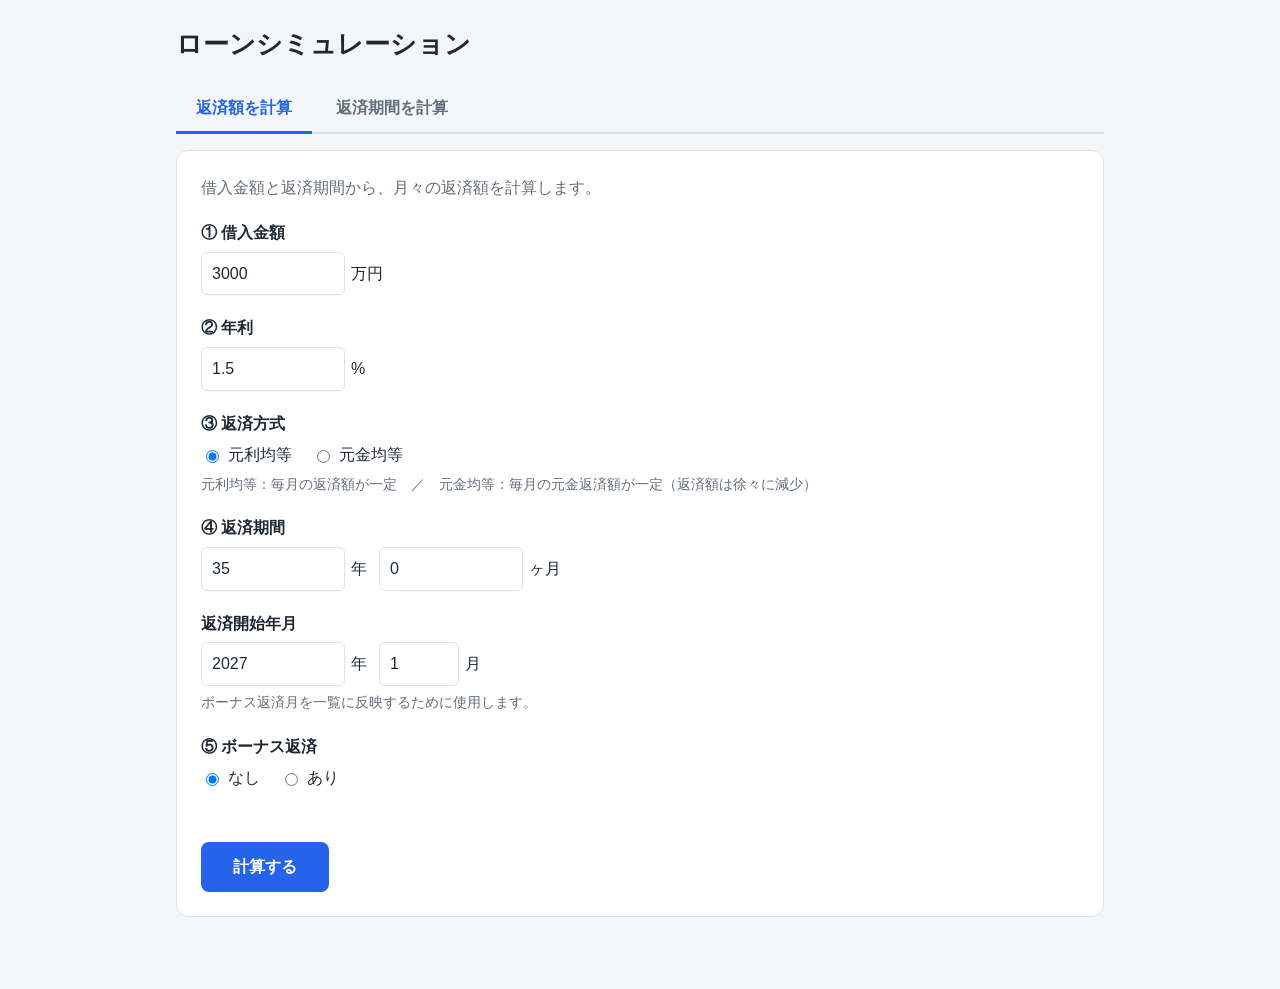
<file: index.html>
<!DOCTYPE html>
<html lang="ja">
<head>
  <meta charset="UTF-8">
  <meta name="viewport" content="width=device-width, initial-scale=1">
  <title>ローンシミュレーション</title>
  <link rel="stylesheet" href="style.css">
</head>
<body>
  <main class="container">
    <h1>ローンシミュレーション</h1>

    <div class="tabs" role="tablist" aria-label="計算の種類">
      <button type="button" class="tab" role="tab" data-tab="forward" aria-selected="true">返済額を計算</button>
      <button type="button" class="tab" role="tab" data-tab="reverse" aria-selected="false">返済期間を計算</button>
    </div>

    <form id="loan-form" class="card tab-panel" role="tabpanel" novalidate>
      <p class="mode-desc" data-mode="forward">借入金額と返済期間から、月々の返済額を計算します。</p>
      <p class="mode-desc" data-mode="reverse" hidden>借入金額と月々の返済額から、返済にかかる期間（月数）を計算します。</p>

      <div class="field">
        <label for="amount">① 借入金額</label>
        <div class="input-unit">
          <input type="number" id="amount" min="1" step="1" value="3000" inputmode="numeric">
          <span>万円</span>
        </div>
      </div>

      <div class="field">
        <label for="rate">② 年利</label>
        <div class="input-unit">
          <input type="number" id="rate" min="0" max="20" step="0.001" value="1.5" inputmode="decimal">
          <span>%</span>
        </div>
      </div>

      <fieldset class="field">
        <legend>③ 返済方式</legend>
        <div class="choices">
          <label class="choice"><input type="radio" name="method" value="equal-payment" checked> 元利均等</label>
          <label class="choice"><input type="radio" name="method" value="equal-principal"> 元金均等</label>
        </div>
        <p class="hint">元利均等：毎月の返済額が一定　／　元金均等：毎月の元金返済額が一定（返済額は徐々に減少）</p>
        <p class="hint" data-mode="reverse" hidden>元金均等の場合は、入力した月々の返済額を「初回の返済額」として計算します。</p>
      </fieldset>

      <fieldset class="field" data-mode="forward">
        <legend>④ 返済期間</legend>
        <div class="input-row">
          <div class="input-unit">
            <input type="number" id="years" min="0" max="50" step="1" value="35" inputmode="numeric">
            <span>年</span>
          </div>
          <div class="input-unit">
            <input type="number" id="months" min="0" max="11" step="1" value="0" inputmode="numeric">
            <span>ヶ月</span>
          </div>
        </div>
      </fieldset>

      <div class="field" data-mode="reverse" hidden>
        <label for="monthly-payment">④ 月々の返済額</label>
        <div class="input-unit">
          <input type="text" id="monthly-payment" class="yen" value="100,000" inputmode="numeric" autocomplete="off">
          <span>円</span>
        </div>
      </div>

      <fieldset class="field">
        <legend>返済開始年月</legend>
        <div class="input-row">
          <div class="input-unit">
            <input type="number" id="start-year" min="1900" max="2200" step="1" inputmode="numeric">
            <span>年</span>
          </div>
          <div class="input-unit">
            <input type="number" id="start-month" class="short" min="1" max="12" step="1" inputmode="numeric">
            <span>月</span>
          </div>
        </div>
        <p class="hint">ボーナス返済月を一覧に反映するために使用します。</p>
      </fieldset>

      <fieldset class="field">
        <legend>⑤ ボーナス返済</legend>
        <div class="choices">
          <label class="choice"><input type="radio" name="bonus" value="no" checked> なし</label>
          <label class="choice"><input type="radio" name="bonus" value="yes"> あり</label>
        </div>

        <div id="bonus-detail" class="bonus-detail" hidden>
          <div class="field" data-mode="forward">
            <label for="bonus-amount">借入金額のうちボーナス返済分</label>
            <div class="input-unit">
              <input type="text" id="bonus-amount" class="yen" value="5,000,000" inputmode="numeric" autocomplete="off">
              <span>円</span>
            </div>
          </div>
          <div class="field" data-mode="reverse" hidden>
            <label for="bonus-payment">ボーナス1回あたりの返済額</label>
            <div class="input-unit">
              <input type="text" id="bonus-payment" class="yen" value="100,000" inputmode="numeric" autocomplete="off">
              <span>円</span>
            </div>
            <p class="hint">ボーナス月に、月々の返済額へ上乗せして返済する金額です。</p>
          </div>
          <p class="sub-label">ボーナス返済月（年4回まで）</p>
          <div id="bonus-months" class="month-grid"></div>
        </div>
      </fieldset>

      <p id="error" class="error" role="alert"></p>
      <button type="submit" class="submit">計算する</button>
    </form>

    <section id="result" class="card" hidden>
      <h2>計算結果</h2>
      <dl id="summary" class="summary"></dl>

      <div class="table-wrap">
        <table>
          <thead>
            <tr>
              <th>回数</th>
              <th>返済年月</th>
              <th>区分</th>
              <th>返済額</th>
              <th>うち元金</th>
              <th>うち利息</th>
              <th>借入残高</th>
            </tr>
          </thead>
          <tbody id="schedule-body"></tbody>
        </table>
      </div>
      <p id="result-note" class="hint"></p>
    </section>
  </main>

  <script src="script.js"></script>
</body>
</html>
</file>
<file: style.css>
:root {
  --bg: #f4f6f9;
  --card: #ffffff;
  --text: #1f2933;
  --muted: #616e7c;
  --border: #d9e2ec;
  --accent: #2563eb;
  --accent-hover: #1d4ed8;
  --bonus-row: #fff7e6;
  --error: #c81e1e;
  --head-bg: #eef2f7;
}

@media (prefers-color-scheme: dark) {
  :root {
    --bg: #12161c;
    --card: #1c222b;
    --text: #e4e7eb;
    --muted: #9aa5b1;
    --border: #323f4b;
    --accent: #3b82f6;
    --accent-hover: #60a5fa;
    --bonus-row: #3a2f17;
    --error: #f87171;
    --head-bg: #252d38;
  }
}

* {
  box-sizing: border-box;
}

body {
  margin: 0;
  background: var(--bg);
  color: var(--text);
  font-family: "Hiragino Sans", "Yu Gothic UI", "Meiryo", sans-serif;
  line-height: 1.6;
}

.container {
  max-width: 960px;
  margin: 0 auto;
  padding: 24px 16px 48px;
}

[hidden] {
  display: none !important;
}

h1 {
  font-size: 1.6rem;
  margin: 0 0 20px;
}

.tabs {
  display: flex;
  gap: 4px;
  border-bottom: 2px solid var(--border);
  margin-bottom: 16px;
}

.tab {
  font: inherit;
  font-weight: bold;
  color: var(--muted);
  background: none;
  border: none;
  border-bottom: 3px solid transparent;
  margin-bottom: -2px;
  padding: 10px 20px;
  cursor: pointer;
}

.tab:hover {
  color: var(--text);
}

.tab[aria-selected="true"] {
  color: var(--accent);
  border-bottom-color: var(--accent);
}

.mode-desc {
  margin: 0 0 20px;
  color: var(--muted);
}

h2 {
  font-size: 1.25rem;
  margin: 0 0 16px;
}

.card {
  background: var(--card);
  border: 1px solid var(--border);
  border-radius: 12px;
  padding: 24px;
  margin-bottom: 24px;
}

fieldset {
  border: none;
  margin: 0;
  padding: 0;
}

.field {
  margin-bottom: 20px;
}

.field > label,
legend {
  display: block;
  font-weight: bold;
  margin-bottom: 6px;
  padding: 0;
}

.input-row {
  display: flex;
  flex-wrap: wrap;
  gap: 12px;
}

.input-unit {
  display: inline-flex;
  align-items: center;
  gap: 6px;
}

input[type="number"],
input[type="text"] {
  font: inherit;
  color: var(--text);
  background: var(--card);
  border: 1px solid var(--border);
  border-radius: 6px;
  padding: 8px 10px;
  width: 9em;
}

input.short {
  width: 5em;
}

input.yen {
  width: 11em;
  text-align: right;
}

input[type="number"]:focus,
input[type="text"]:focus {
  outline: 2px solid var(--accent);
  outline-offset: 1px;
}

.choices {
  display: flex;
  flex-wrap: wrap;
  gap: 20px;
}

.choice {
  display: inline-flex;
  align-items: center;
  gap: 6px;
  cursor: pointer;
}

.hint {
  color: var(--muted);
  font-size: 0.85rem;
  margin: 6px 0 0;
}

.bonus-detail {
  margin-top: 16px;
  padding: 16px;
  border: 1px dashed var(--border);
  border-radius: 8px;
}

.sub-label {
  font-weight: bold;
  margin: 0 0 8px;
}

.month-grid {
  display: grid;
  grid-template-columns: repeat(6, minmax(0, 1fr));
  gap: 8px;
}

.month-grid label {
  display: flex;
  align-items: center;
  justify-content: center;
  gap: 4px;
  border: 1px solid var(--border);
  border-radius: 6px;
  padding: 6px 0;
  cursor: pointer;
}

.month-grid label:has(input:checked) {
  border-color: var(--accent);
  font-weight: bold;
}

.month-grid label:has(input:disabled) {
  opacity: 0.45;
  cursor: not-allowed;
}

.error {
  color: var(--error);
  min-height: 1.2em;
  margin: 0 0 12px;
}

.submit {
  font: inherit;
  font-weight: bold;
  color: #fff;
  background: var(--accent);
  border: none;
  border-radius: 8px;
  padding: 12px 32px;
  cursor: pointer;
}

.submit:hover {
  background: var(--accent-hover);
}

.summary {
  display: grid;
  grid-template-columns: repeat(auto-fit, minmax(180px, 1fr));
  gap: 12px;
  margin: 0 0 20px;
}

.summary div {
  border: 1px solid var(--border);
  border-radius: 8px;
  padding: 12px;
}

.summary dt {
  color: var(--muted);
  font-size: 0.85rem;
}

.summary dd {
  margin: 4px 0 0;
  font-size: 1.2rem;
  font-weight: bold;
}

.table-wrap {
  max-height: 560px;
  overflow: auto;
  border: 1px solid var(--border);
  border-radius: 8px;
}

table {
  width: 100%;
  border-collapse: collapse;
  font-size: 0.9rem;
  white-space: nowrap;
}

th,
td {
  padding: 8px 12px;
  border-bottom: 1px solid var(--border);
  text-align: right;
}

th {
  position: sticky;
  top: 0;
  background: var(--head-bg);
  text-align: center;
}

td.center {
  text-align: center;
}

td.month-cell {
  vertical-align: middle;
}

tr.bonus td:not(.month-cell) {
  background: var(--bonus-row);
}

tr.has-bonus td {
  border-bottom-style: dashed;
}

tr.has-bonus td.month-cell {
  border-bottom-style: solid;
}

@media (max-width: 600px) {
  .card {
    padding: 16px;
  }

  .month-grid {
    grid-template-columns: repeat(4, minmax(0, 1fr));
  }
}
</file>
